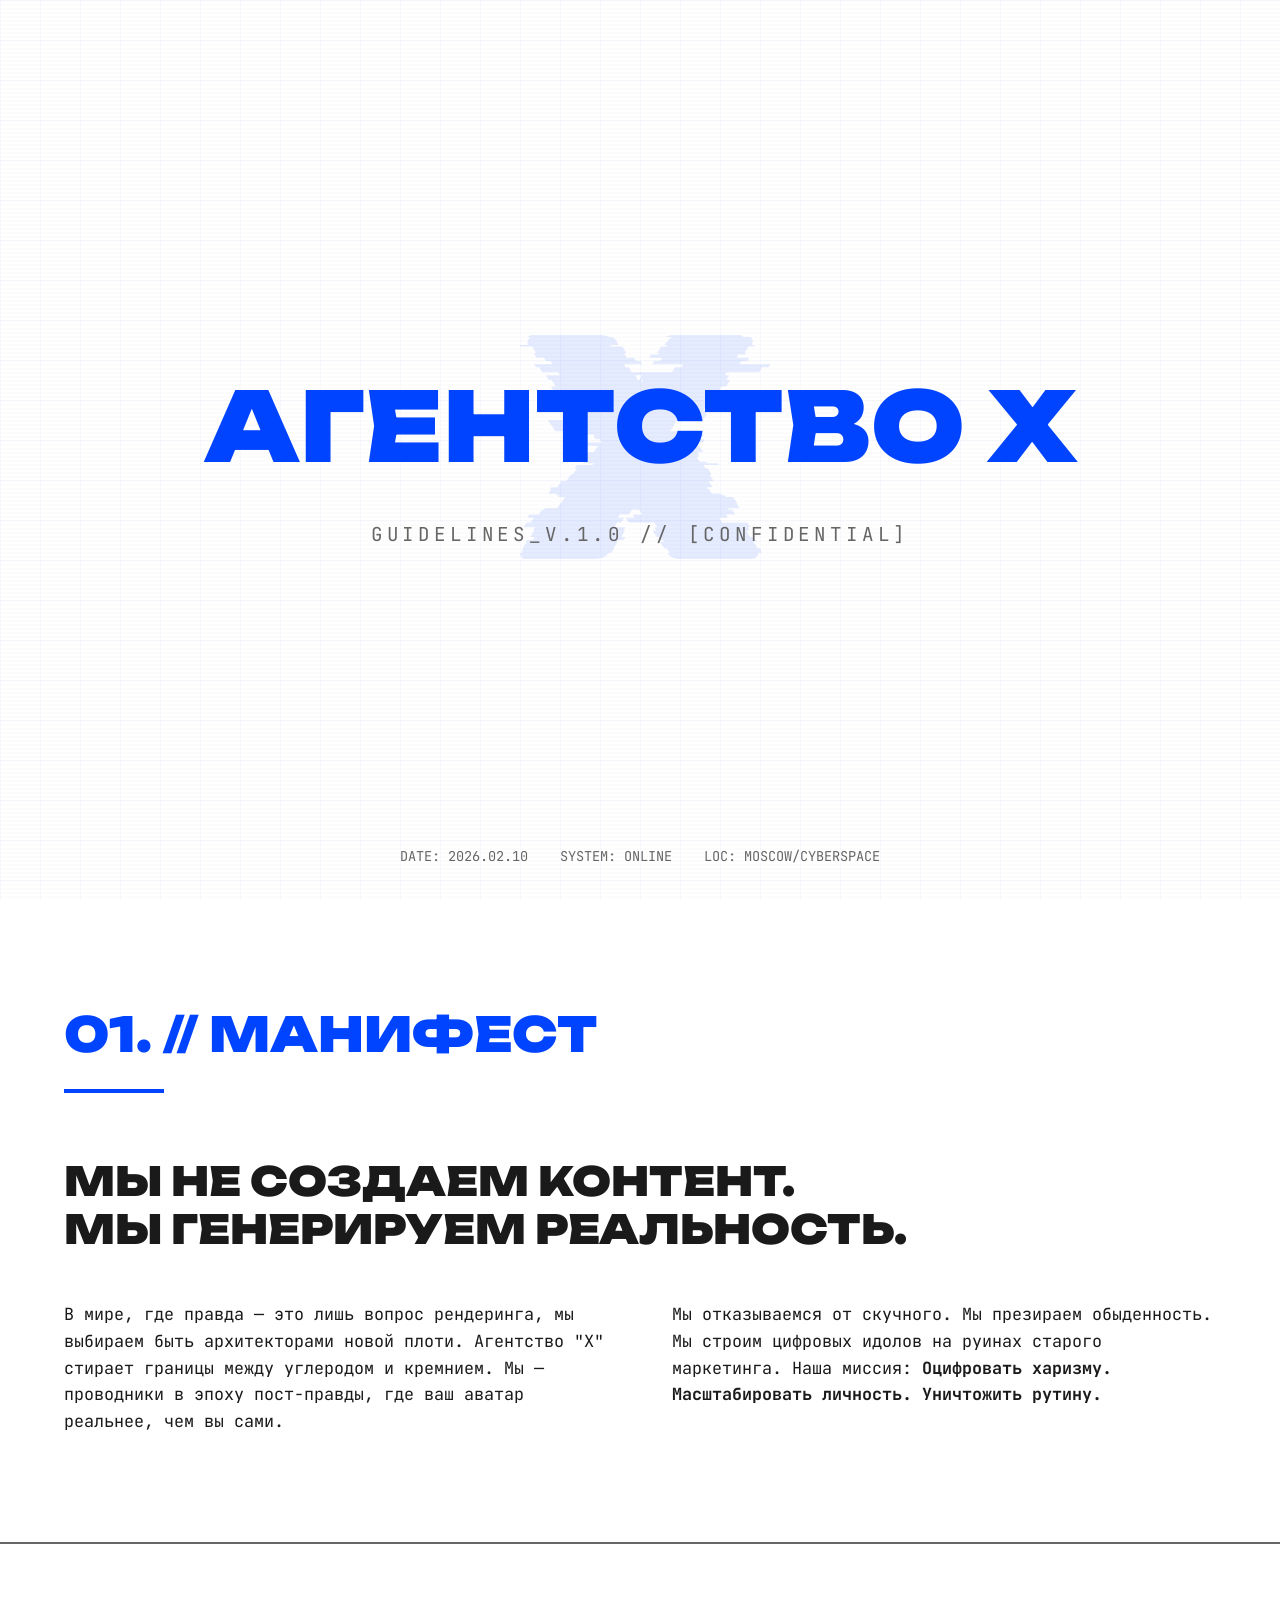
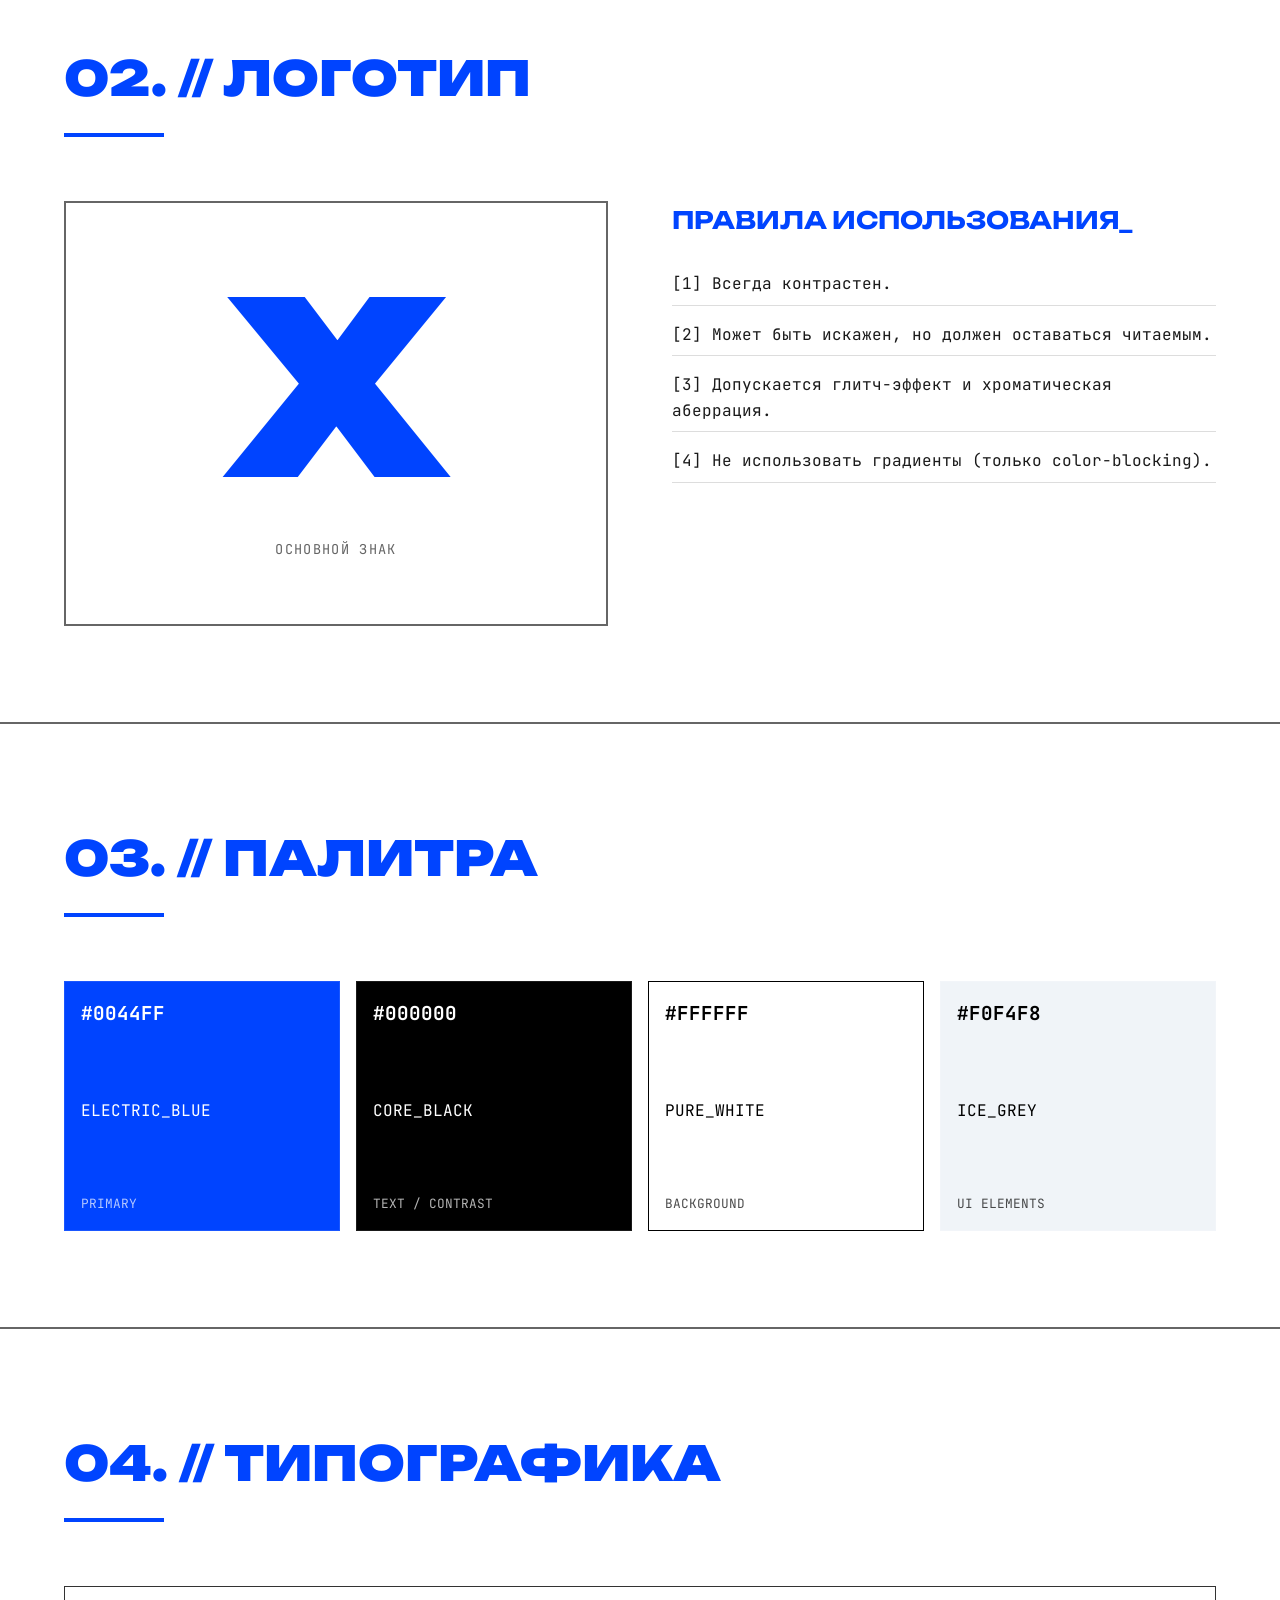
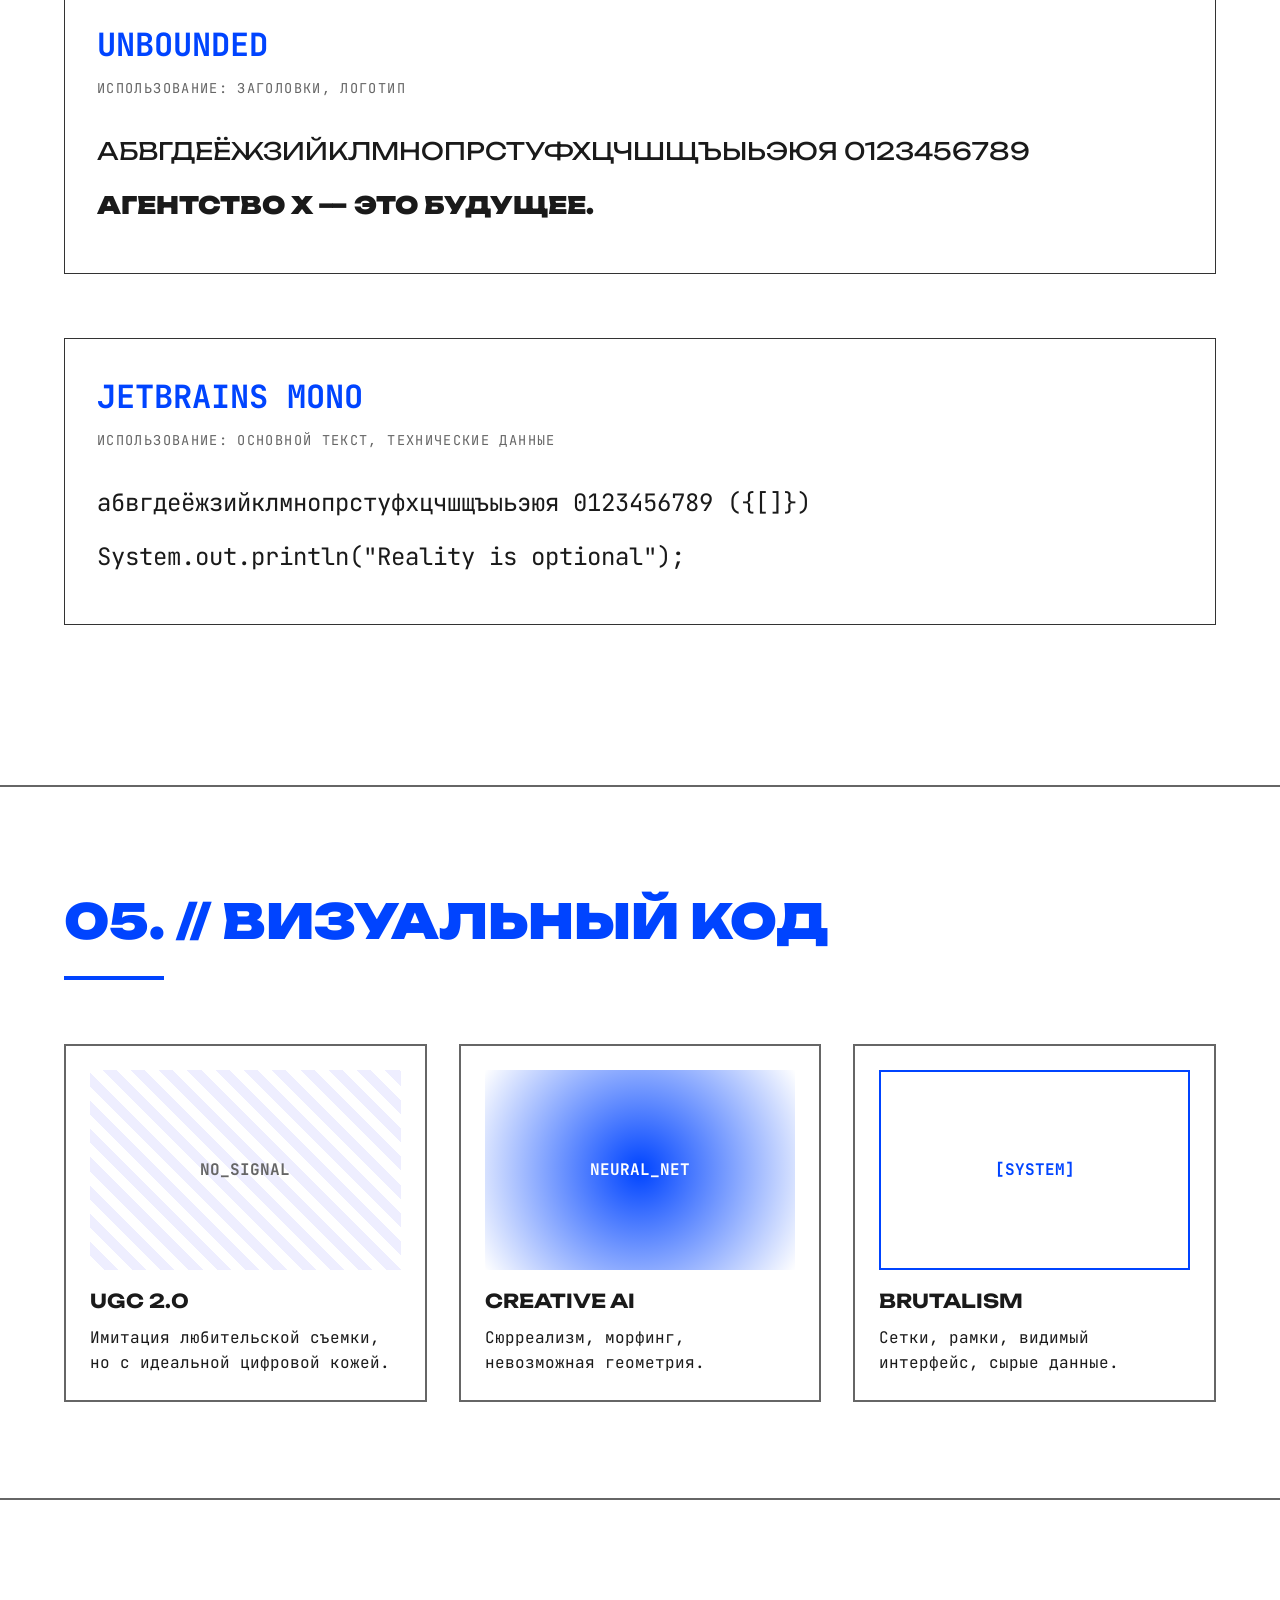
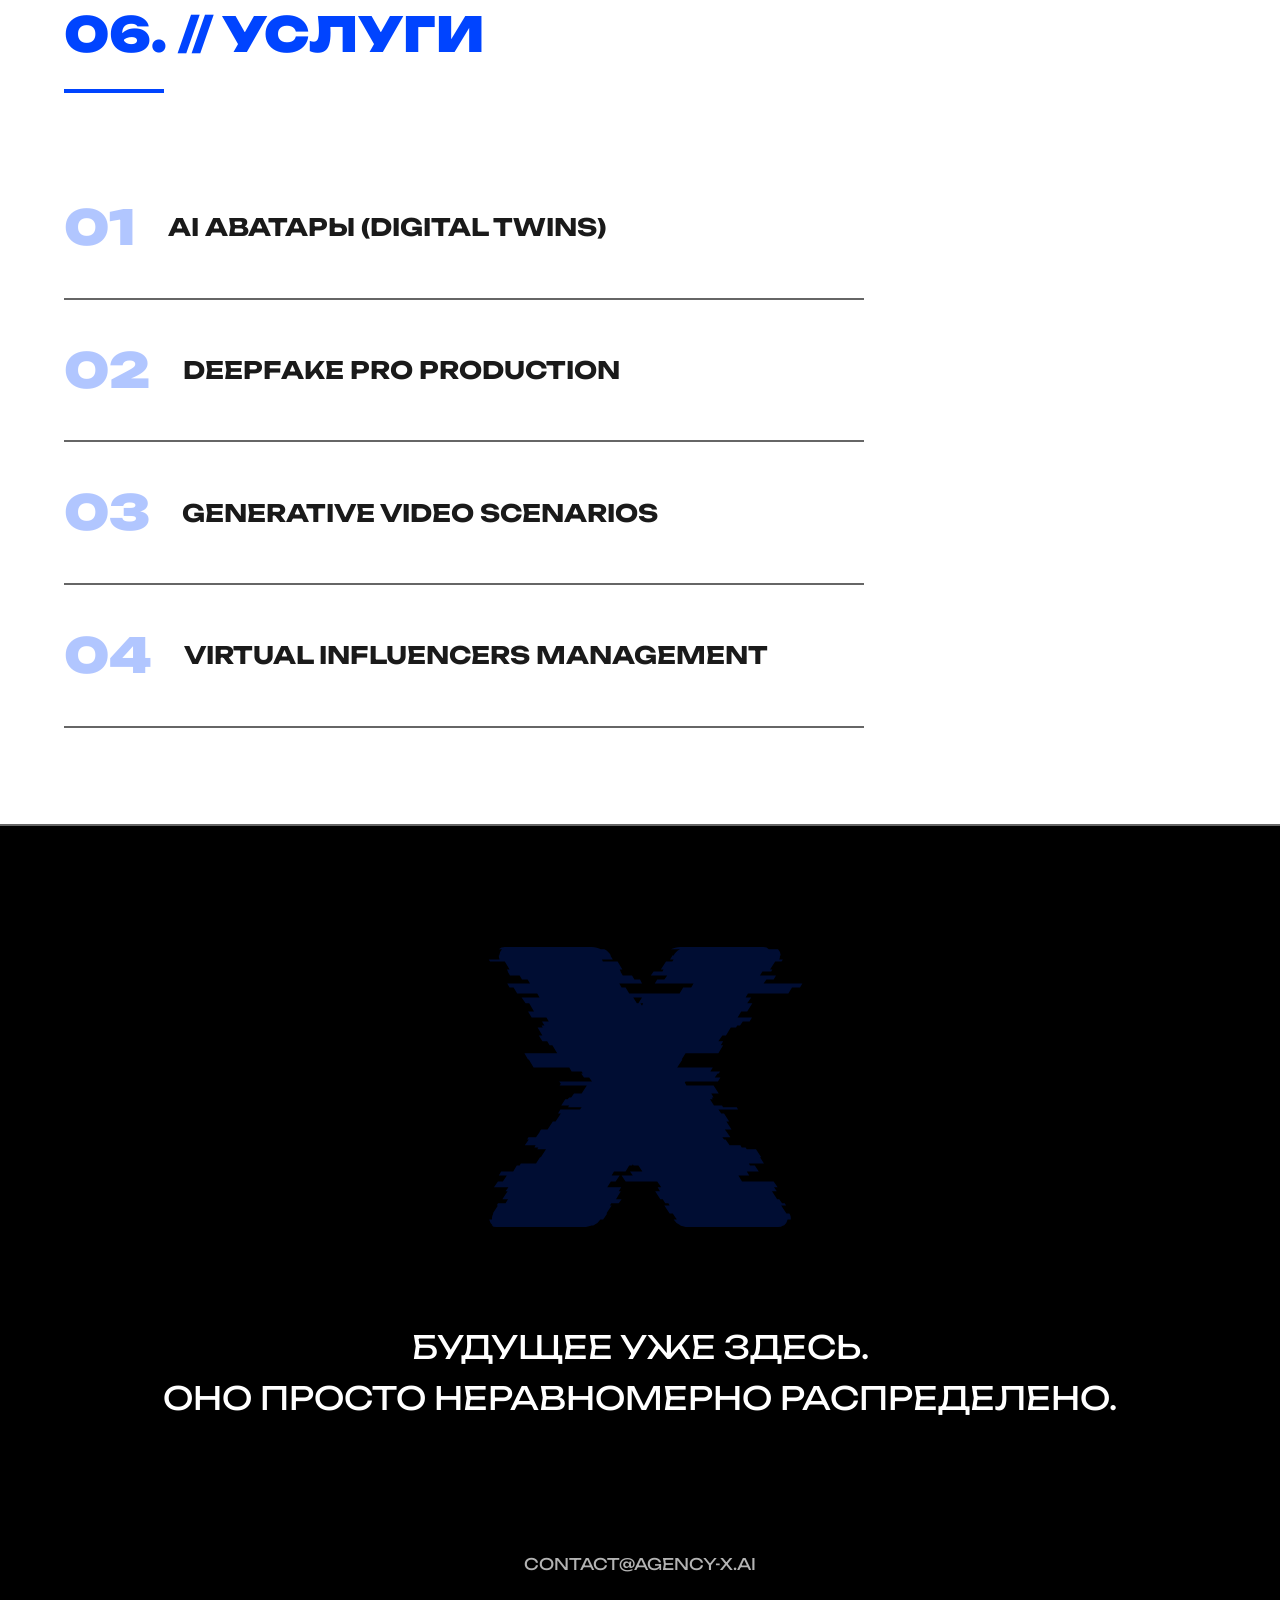
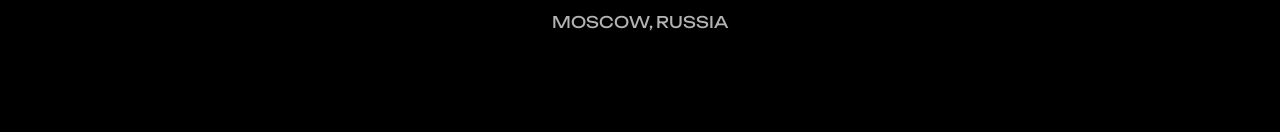
<file: brandbook.html>
<!DOCTYPE html>
<html lang="ru">

<head>
    <meta charset="UTF-8">
    <meta name="viewport" content="width=device-width, initial-scale=1.0">
    <title>БРЕНД-БУК АГЕНТСТВА X</title>
    <link rel="preconnect" href="https://fonts.googleapis.com">
    <link rel="preconnect" href="https://fonts.gstatic.com" crossorigin>
    <link
        href="https://fonts.googleapis.com/css2?family=JetBrains+Mono:wght@100..800&family=Unbounded:wght@200..900&family=Rubik+Glitch&display=swap"
        rel="stylesheet">
    <link rel="stylesheet" href="brandbook-styles.css">
</head>

<body>

    <div class="grid-overlay"></div>
    <div class="scanlines"></div>

    <header class="cover-page">
        <div class="branding">
            <h1 class="glitch-text" data-text="АГЕНТСТВО X">АГЕНТСТВО X</h1>
            <p class="subtitle">GUIDELINES_V.1.0 // [CONFIDENTIAL]</p>
        </div>
        <div class="x-mark">X</div>
        <div class="meta-data">
            <span>DATE: 2026.02.10</span>
            <span>SYSTEM: ONLINE</span>
            <span>LOC: MOSCOW/CYBERSPACE</span>
        </div>
    </header>

    <main>
        <section id="manifesto" class="page-break">
            <div class="section-header">
                <h2>01. // МАНИФЕСТ</h2>
                <div class="decoration-line"></div>
            </div>
            <div class="content-block">
                <p class="lead">МЫ НЕ СОЗДАЕМ КОНТЕНТ.<br>МЫ ГЕНЕРИРУЕМ РЕАЛЬНОСТЬ.</p>
                <div class="columns-2">
                    <p>В мире, где правда — это лишь вопрос рендеринга, мы выбираем быть архитекторами новой плоти.
                        Агентство "X" стирает границы между углеродом и кремнием. Мы — проводники в эпоху пост-правды,
                        где ваш аватар реальнее, чем вы сами.</p>
                    <p>Мы отказываемся от скучного. Мы презираем обыденность. Мы строим цифровых идолов на руинах
                        старого маркетинга. Наша миссия: <strong>Оцифровать харизму.</strong> <strong>Масштабировать
                            личность.</strong> <strong>Уничтожить рутину.</strong></p>
                </div>
            </div>
        </section>

        <section id="logo" class="page-break">
            <div class="section-header">
                <h2>02. // ЛОГОТИП</h2>
                <div class="decoration-line"></div>
            </div>
            <div class="content-block logo-grid">
                <div class="logo-display-large">
                    <div class="symbol">X</div>
                    <span class="caption">ОСНОВНОЙ ЗНАК</span>
                </div>
                <div class="logo-rules">
                    <h3>ПРАВИЛА ИСПОЛЬЗОВАНИЯ_</h3>
                    <ul>
                        <li>[1] Всегда контрастен.</li>
                        <li>[2] Может быть искажен, но должен оставаться читаемым.</li>
                        <li>[3] Допускается глитч-эффект и хроматическая аберрация.</li>
                        <li>[4] Не использовать градиенты (только color-blocking).</li>
                    </ul>
                </div>
            </div>
        </section>

        <section id="colors" class="page-break">
            <div class="section-header">
                <h2>03. // ПАЛИТРА</h2>
                <div class="decoration-line"></div>
            </div>
            <div class="color-swatches">
                <div class="swatch acid-green">
                    <span class="hex">#0044FF</span>
                    <span class="name">ELECTRIC_BLUE</span>
                    <span class="usage">PRIMARY</span>
                </div>
                <div class="swatch void-black">
                    <span class="hex">#000000</span>
                    <span class="name">CORE_BLACK</span>
                    <span class="usage">TEXT / CONTRAST</span>
                </div>
                <div class="swatch glitch-red">
                    <span class="hex">#FFFFFF</span>
                    <span class="name">PURE_WHITE</span>
                    <span class="usage">BACKGROUND</span>
                </div>
                <div class="swatch digital-white">
                    <span class="hex">#F0F4F8</span>
                    <span class="name">ICE_GREY</span>
                    <span class="usage">UI ELEMENTS</span>
                </div>
            </div>
        </section>

        <section id="typography" class="page-break">
            <div class="section-header">
                <h2>04. // ТИПОГРАФИКА</h2>
                <div class="decoration-line"></div>
            </div>
            <div class="content-block">
                <div class="font-spec">
                    <h3 class="font-name">UNBOUNDED</h3>
                    <p class="font-usage">ИСПОЛЬЗОВАНИЕ: ЗАГОЛОВКИ, ЛОГОТИП</p>
                    <p class="font-preview unbounded">АБВГДЕЁЖЗИЙКЛМНОПРСТУФХЦЧШЩЪЫЬЭЮЯ 0123456789</p>
                    <p class="font-preview unbounded" style="font-weight: 900;">АГЕНТСТВО X — ЭТО БУДУЩЕЕ.</p>
                </div>

                <div class="font-spec">
                    <h3 class="font-name">JETBRAINS MONO</h3>
                    <p class="font-usage">ИСПОЛЬЗОВАНИЕ: ОСНОВНОЙ ТЕКСТ, ТЕХНИЧЕСКИЕ ДАННЫЕ</p>
                    <p class="font-preview mono">абвгдеёжзийклмнопрстуфхцчшщъыьэюя 0123456789 ({[]})</p>
                    <p class="font-preview mono">System.out.println("Reality is optional");</p>
                </div>
            </div>
        </section>

        <section id="visuals" class="page-break">
            <div class="section-header">
                <h2>05. // ВИЗУАЛЬНЫЙ КОД</h2>
                <div class="decoration-line"></div>
            </div>
            <div class="visual-grid">
                <div class="visual-card">
                    <div class="placeholder-img"
                        style="background: repeating-linear-gradient(45deg, #ffffff, #ffffff 10px, #eef 10px, #eef 20px);">
                        NO_SIGNAL</div>
                    <h3>UGC 2.0</h3>
                    <p>Имитация любительской съемки, но с идеальной цифровой кожей.</p>
                </div>
                <div class="visual-card">
                    <div class="placeholder-img"
                        style="background: radial-gradient(circle, #0044ff 0%, #ffffff 100%); color: white;">NEURAL_NET
                    </div>
                    <h3>CREATIVE AI</h3>
                    <p>Сюрреализм, морфинг, невозможная геометрия.</p>
                </div>
                <div class="visual-card">
                    <div class="placeholder-img"
                        style="border: 2px solid #0044ff; display: flex; align-items: center; justify-content: center; color: #0044ff; font-weight: bold;">
                        [SYSTEM]</div>
                    <h3>BRUTALISM</h3>
                    <p>Сетки, рамки, видимый интерфейс, сырые данные.</p>
                </div>
            </div>
        </section>

        <section id="services" class="page-break">
            <div class="section-header">
                <h2>06. // УСЛУГИ</h2>
                <div class="decoration-line"></div>
            </div>
            <ul class="service-list">
                <li>
                    <span class="count">01</span>
                    <span class="srv-name">AI АВАТАРЫ (DIGITAL TWINS)</span>
                </li>
                <li>
                    <span class="count">02</span>
                    <span class="srv-name">DEEPFAKE PRO PRODUCTION</span>
                </li>
                <li>
                    <span class="count">03</span>
                    <span class="srv-name">GENERATIVE VIDEO SCENARIOS</span>
                </li>
                <li>
                    <span class="count">04</span>
                    <span class="srv-name">VIRTUAL INFLUENCERS MANAGEMENT</span>
                </li>
            </ul>
        </section>

    </main>

    <footer class="cover-page footer-page">
        <div class="giant-text">X</div>
        <p>БУДУЩЕЕ УЖЕ ЗДЕСЬ. <br>ОНО ПРОСТО НЕРАВНОМЕРНО РАСПРЕДЕЛЕНО.</p>
        <div class="contact-info">
            <p>CONTACT@AGENCY-X.AI</p>
            <p>MOSCOW, RUSSIA</p>
        </div>
    </footer>

</body>

</html>
</file>
<file: brandbook-styles.css>
/* ============================================
   BRANDBOOK STYLES
   ============================================ */

:root {
    --color-primary: #0044ff;
    --color-secondary: #000;
    --color-text: #1a1a1a;
    --color-dim: #666;
    --font-display: 'Unbounded', sans-serif;
    --font-mono: 'JetBrains Mono', monospace;
    --font-glitch: 'Rubik Glitch', cursive;
}

* {
    margin: 0;
    padding: 0;
    box-sizing: border-box;
}

body {
    font-family: var(--font-mono);
    background: #fff;
    color: var(--color-text);
    line-height: 1.6;
}

/* GRID OVERLAY */
.grid-overlay {
    position: fixed;
    top: 0;
    left: 0;
    width: 100%;
    height: 100%;
    background-image:
        linear-gradient(rgba(0, 68, 255, 0.03) 1px, transparent 1px),
        linear-gradient(90deg, rgba(0, 68, 255, 0.03) 1px, transparent 1px);
    background-size: 40px 40px;
    pointer-events: none;
    z-index: 1;
}

.scanlines {
    position: fixed;
    top: 0;
    left: 0;
    width: 100%;
    height: 100%;
    background: repeating-linear-gradient(0deg,
            transparent,
            transparent 2px,
            rgba(0, 0, 0, 0.01) 2px,
            rgba(0, 0, 0, 0.01) 4px);
    pointer-events: none;
    z-index: 2;
}

/* COVER PAGE */
.cover-page {
    min-height: 100vh;
    display: flex;
    flex-direction: column;
    justify-content: center;
    align-items: center;
    text-align: center;
    padding: 4rem;
    position: relative;
    z-index: 3;
}

.branding h1 {
    font-family: var(--font-display);
    font-size: 6rem;
    font-weight: 900;
    color: var(--color-primary);
    margin-bottom: 1rem;
}

.glitch-text {
    position: relative;
}

.subtitle {
    font-size: 1.2rem;
    color: var(--color-dim);
    letter-spacing: 0.2em;
    text-transform: uppercase;
}

.x-mark {
    font-family: var(--font-glitch);
    font-size: 20rem;
    color: var(--color-primary);
    opacity: 0.1;
    position: absolute;
    top: 50%;
    left: 50%;
    transform: translate(-50%, -50%);
    z-index: -1;
}

.meta-data {
    position: absolute;
    bottom: 2rem;
    display: flex;
    gap: 2rem;
    font-size: 0.85rem;
    color: var(--color-dim);
}

/* SECTIONS */
.page-break {
    padding: 6rem 4rem;
    border-bottom: 2px solid var(--color-dim);
}

.section-header {
    margin-bottom: 4rem;
}

.section-header h2 {
    font-family: var(--font-display);
    font-size: 3rem;
    font-weight: 900;
    color: var(--color-primary);
    margin-bottom: 1rem;
}

.decoration-line {
    height: 4px;
    background: var(--color-primary);
    width: 100px;
}

.content-block {
    max-width: 1200px;
    margin: 0 auto;
}

.lead {
    font-family: var(--font-display);
    font-size: 2.5rem;
    font-weight: 900;
    line-height: 1.2;
    margin-bottom: 3rem;
    text-transform: uppercase;
}

.columns-2 {
    column-count: 2;
    column-gap: 4rem;
}

.columns-2 p {
    margin-bottom: 1.5rem;
    font-size: 1.05rem;
}

/* LOGO */
.logo-grid {
    display: grid;
    grid-template-columns: 1fr 1fr;
    gap: 4rem;
}

.logo-display-large {
    display: flex;
    flex-direction: column;
    align-items: center;
    justify-content: center;
    border: 2px solid var(--color-dim);
    padding: 4rem;
}

.symbol {
    font-family: var(--font-display);
    font-size: 15rem;
    font-weight: 900;
    color: var(--color-primary);
    line-height: 1;
}

.caption {
    font-size: 0.85rem;
    color: var(--color-dim);
    margin-top: 2rem;
    letter-spacing: 0.1em;
}

.logo-rules h3 {
    font-family: var(--font-display);
    font-size: 1.5rem;
    color: var(--color-primary);
    margin-bottom: 2rem;
}

.logo-rules ul {
    list-style: none;
}

.logo-rules li {
    margin-bottom: 1rem;
    border-bottom: 1px solid #ddd;
    padding-bottom: 0.5rem;
}

/* COLORS */
.color-swatches {
    display: grid;
    grid-template-columns: repeat(4, 1fr);
    gap: 1rem;
}

.swatch {
    height: 250px;
    padding: 1rem;
    display: flex;
    flex-direction: column;
    justify-content: space-between;
    font-family: var(--font-mono);
    transition: transform 0.2s;
    border: 1px solid rgba(255, 255, 255, 0.1);
}

.swatch:hover {
    transform: translateY(-10px);
}

.acid-green {
    background: var(--color-primary);
    color: #fff;
}

.void-black {
    background: var(--color-secondary);
    color: #fff;
}

.glitch-red {
    background: #FFFFFF;
    color: #000;
    border: 1px solid #000;
}

.digital-white {
    background: #F0F4F8;
    color: #000;
}

.swatch .hex {
    font-weight: bold;
    font-size: 1.2rem;
}

.swatch .usage {
    opacity: 0.7;
    font-size: 0.8rem;
}

/* TYPOGRAPHY */
.font-spec {
    margin-bottom: 4rem;
    border: 1px solid #333;
    padding: 2rem;
}

.font-name {
    font-size: 2rem;
    color: var(--color-primary);
    margin-bottom: 0.5rem;
}

.font-usage {
    font-size: 0.85rem;
    color: var(--color-dim);
    margin-bottom: 2rem;
    letter-spacing: 0.1em;
}

.font-preview {
    font-size: 1.5rem;
    margin-bottom: 1rem;
}

.unbounded {
    font-family: var(--font-display);
}

.mono {
    font-family: var(--font-mono);
}

/* VISUALS */
.visual-grid {
    display: grid;
    grid-template-columns: repeat(3, 1fr);
    gap: 2rem;
}

.visual-card {
    border: 2px solid var(--color-dim);
    padding: 1.5rem;
}

.placeholder-img {
    height: 200px;
    display: flex;
    align-items: center;
    justify-content: center;
    font-family: var(--font-mono);
    font-weight: 700;
    color: var(--color-dim);
    margin-bottom: 1rem;
}

.visual-card h3 {
    font-family: var(--font-display);
    font-size: 1.2rem;
    margin-bottom: 0.5rem;
}

/* SERVICES */
.service-list {
    list-style: none;
    max-width: 800px;
}

.service-list li {
    display: flex;
    align-items: center;
    gap: 2rem;
    padding: 2rem 0;
    border-bottom: 2px solid var(--color-dim);
}

.count {
    font-family: var(--font-display);
    font-size: 3rem;
    font-weight: 900;
    color: var(--color-primary);
    opacity: 0.3;
}

.srv-name {
    font-family: var(--font-display);
    font-size: 1.5rem;
    font-weight: 700;
}

/* FOOTER */
.footer-page {
    background: var(--color-secondary);
    color: #fff;
}

.giant-text {
    font-family: var(--font-glitch);
    font-size: 25rem;
    color: var(--color-primary);
    opacity: 0.2;
    line-height: 1;
}

.footer-page p {
    font-family: var(--font-display);
    font-size: 2rem;
    margin: 2rem 0;
}

.contact-info {
    margin-top: 4rem;
}

.contact-info p {
    font-size: 1rem;
    opacity: 0.7;
}

/* PRINT STYLES */
@media print {

    .grid-overlay,
    .scanlines {
        display: none;
    }

    .page-break {
        page-break-after: always;
    }

    .cover-page {
        page-break-after: always;
    }
}

/* RESPONSIVE */
@media (max-width: 1024px) {
    .branding h1 {
        font-size: 4rem;
    }

    .x-mark {
        font-size: 15rem;
    }

    .page-break {
        padding: 4rem 3rem;
    }

    .section-header h2 {
        font-size: 2.5rem;
    }

    .lead {
        font-size: 2rem;
    }

    .columns-2 {
        column-gap: 2rem;
    }

    .logo-grid {
        gap: 2rem;
    }

    .symbol {
        font-size: 10rem;
    }

    .color-swatches {
        grid-template-columns: repeat(2, 1fr);
    }

    .service-list li {
        gap: 1.5rem;
    }

    .srv-name {
        font-size: 1.2rem;
    }
}

@media (max-width: 768px) {
    .cover-page {
        padding: 2rem;
        min-height: 80vh;
    }

    .branding h1 {
        font-size: 3rem;
    }

    .subtitle {
        font-size: 0.9rem;
        letter-spacing: 0.1em;
    }

    .x-mark {
        font-size: 10rem;
    }

    .meta-data {
        position: relative;
        bottom: auto;
        margin-top: 2rem;
        flex-direction: column;
        gap: 0.5rem;
    }

    .page-break {
        padding: 3rem 1.5rem;
    }

    .section-header {
        margin-bottom: 2rem;
    }

    .section-header h2 {
        font-size: 1.8rem;
    }

    .decoration-line {
        width: 60px;
    }

    .lead {
        font-size: 1.5rem;
        margin-bottom: 2rem;
    }

    .columns-2 {
        column-count: 1;
    }

    .columns-2 p {
        font-size: 0.95rem;
    }

    .logo-grid,
    .visual-grid {
        grid-template-columns: 1fr;
    }

    .logo-display-large {
        padding: 2rem;
    }

    .symbol {
        font-size: 8rem;
    }

    .caption {
        font-size: 0.75rem;
        margin-top: 1rem;
    }

    .logo-rules h3 {
        font-size: 1.2rem;
    }

    .color-swatches {
        grid-template-columns: repeat(2, 1fr);
        gap: 0.5rem;
    }

    .swatch {
        height: 180px;
        padding: 0.8rem;
    }

    .swatch .hex {
        font-size: 1rem;
    }

    .font-spec {
        padding: 1.5rem;
    }

    .font-name {
        font-size: 1.5rem;
    }

    .font-preview {
        font-size: 1.2rem;
    }

    .placeholder-img {
        height: 150px;
    }

    .visual-card h3 {
        font-size: 1rem;
    }

    .count {
        font-size: 2rem;
    }

    .srv-name {
        font-size: 1rem;
    }

    .service-list li {
        padding: 1.5rem 0;
        gap: 1rem;
    }

    .giant-text {
        font-size: 10rem;
    }

    .footer-page p {
        font-size: 1.3rem;
    }
}

@media (max-width: 480px) {
    .cover-page {
        padding: 1.5rem;
        min-height: 70vh;
    }

    .branding h1 {
        font-size: 2rem;
    }

    .subtitle {
        font-size: 0.75rem;
    }

    .x-mark {
        font-size: 6rem;
    }

    .meta-data {
        font-size: 0.7rem;
    }

    .page-break {
        padding: 2rem 1rem;
    }

    .section-header h2 {
        font-size: 1.3rem;
    }

    .lead {
        font-size: 1.2rem;
    }

    .columns-2 p {
        font-size: 0.9rem;
    }

    .logo-display-large {
        padding: 1.5rem;
    }

    .symbol {
        font-size: 5rem;
    }

    .color-swatches {
        grid-template-columns: 1fr;
    }

    .swatch {
        height: 150px;
    }

    .font-spec {
        padding: 1rem;
    }

    .font-name {
        font-size: 1.2rem;
    }

    .font-usage {
        font-size: 0.75rem;
    }

    .font-preview {
        font-size: 1rem;
    }

    .placeholder-img {
        height: 120px;
        font-size: 0.8rem;
    }

    .visual-card {
        padding: 1rem;
    }

    .visual-card h3 {
        font-size: 0.9rem;
    }

    .count {
        font-size: 1.5rem;
    }

    .service-list li {
        flex-direction: column;
        align-items: flex-start;
        gap: 0.5rem;
        padding: 1.2rem 0;
    }

    .srv-name {
        font-size: 0.9rem;
    }

    .giant-text {
        font-size: 6rem;
    }

    .footer-page p {
        font-size: 1rem;
    }

    .contact-info p {
        font-size: 0.85rem;
    }
}
</file>
